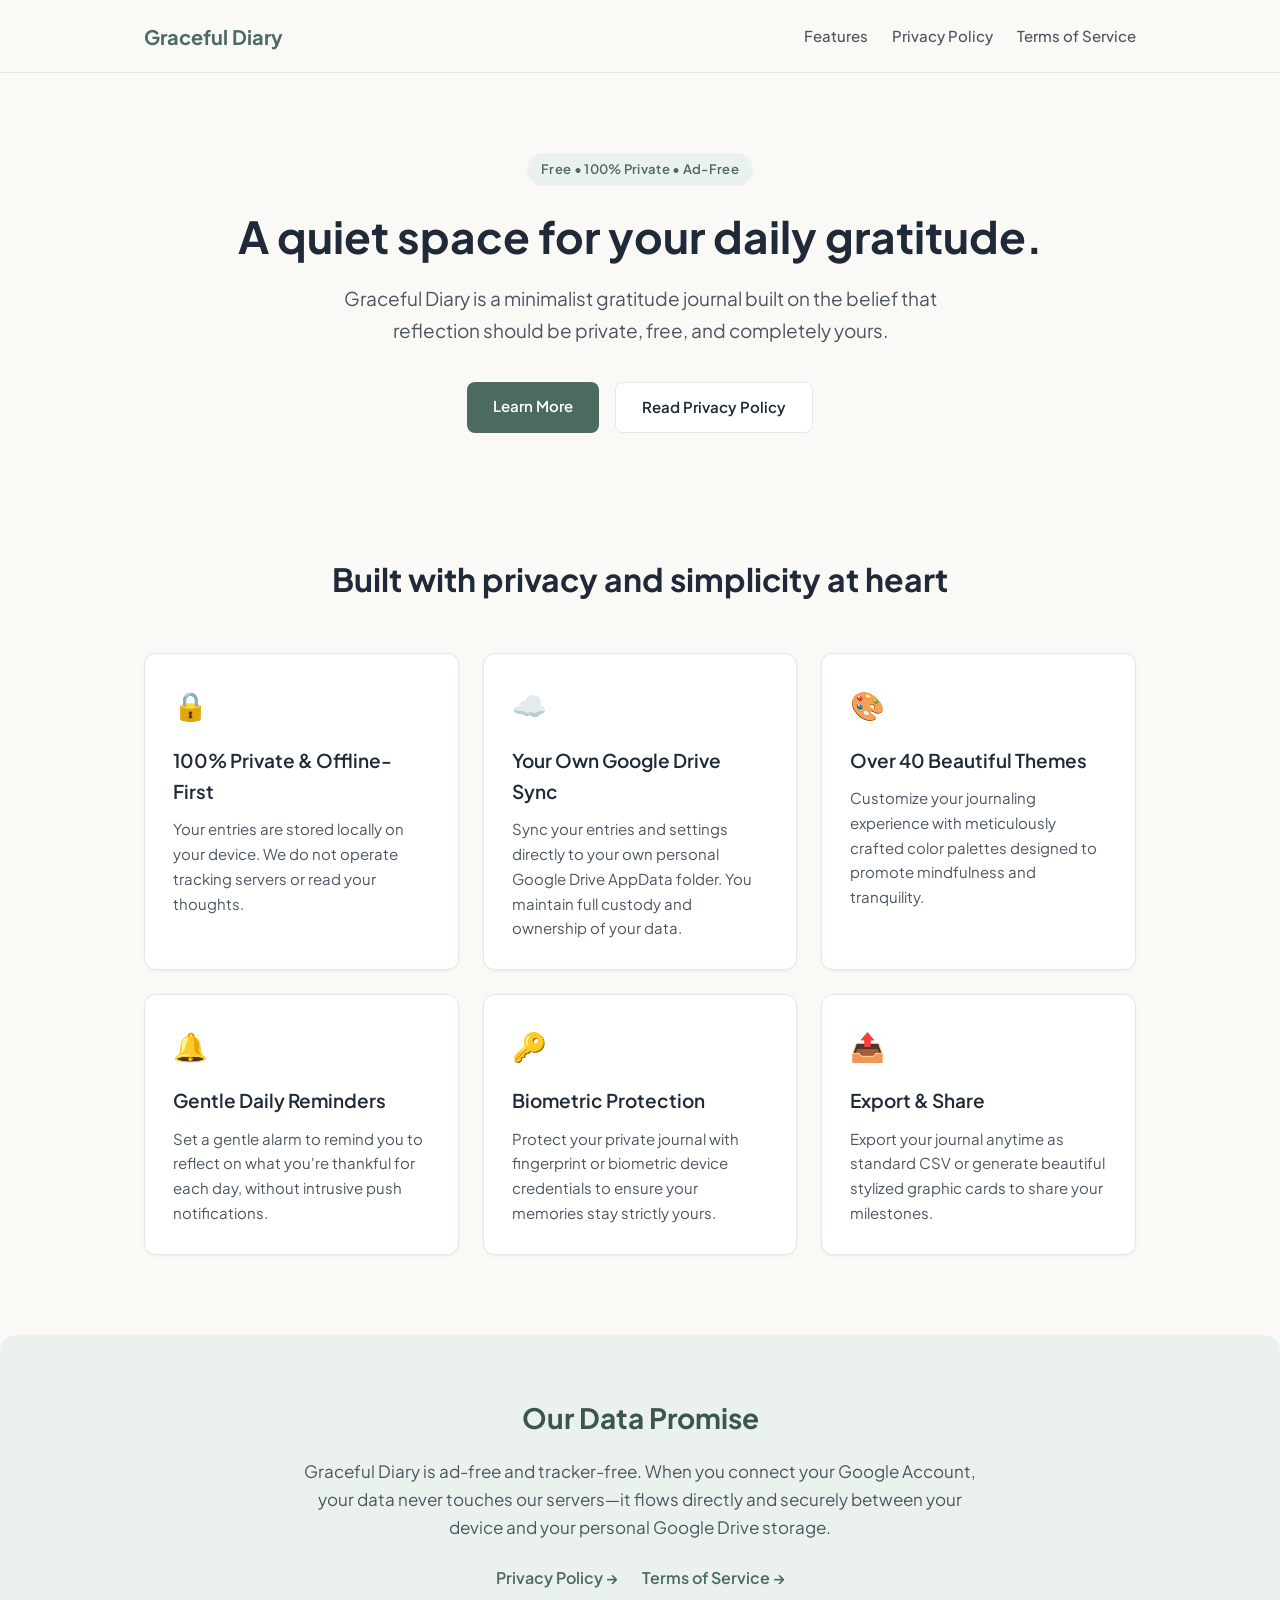
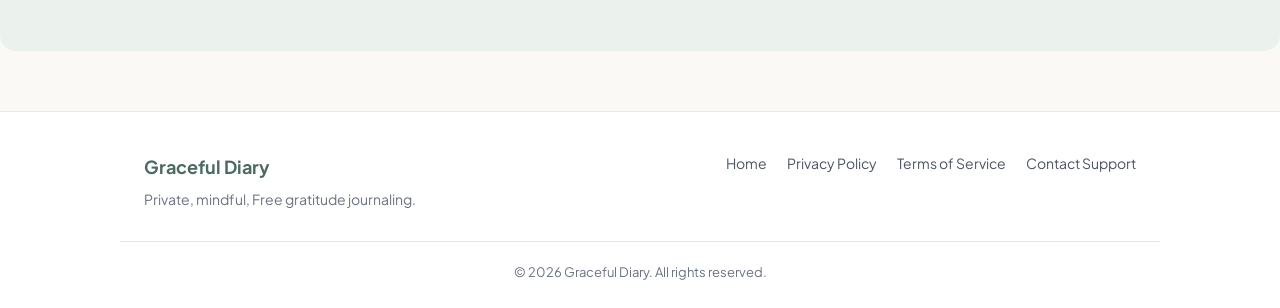
<file: docs/index.html>
<!DOCTYPE html>
<html lang="en">

<head>
    <meta charset="UTF-8">
    <meta name="viewport" content="width=device-width, initial-scale=1.0">
    <title>Graceful Diary - Private Gratitude Journal</title>
    <meta name="description"
        content="Graceful Diary is a private, open-source gratitude journal app for Android. Celebrate daily moments, customize themes, and sync securely to your own Google Drive.">
    <link rel="stylesheet" href="styles.css">
    <link rel="preconnect" href="https://fonts.googleapis.com">
    <link rel="preconnect" href="https://fonts.gstatic.com" crossorigin>
    <link href="https://fonts.googleapis.com/css2?family=Plus+Jakarta+Sans:wght@400;500;600;700&display=swap"
        rel="stylesheet">
</head>

<body>
    <header class="navbar">
        <div class="container nav-container">
            <a href="index.html" class="brand">
                <span class="brand-name">Graceful Diary</span>
            </a>
            <nav class="nav-links">
                <a href="#features">Features</a>
                <a href="privacy.html">Privacy Policy</a>
                <a href="terms.html">Terms of Service</a>
            </nav>
        </div>
    </header>

    <main>
        <section class="hero">
            <div class="container hero-container">
                <div class="badge">Free &bull; 100% Private &bull; Ad-Free</div>
                <h1 class="hero-title">A quiet space for your daily gratitude.</h1>
                <p class="hero-subtitle">
                    Graceful Diary is a minimalist gratitude journal built on the belief that reflection should be
                    private, free, and completely yours.
                </p>
                <div class="hero-actions">
                    <a href="#features" class="btn btn-primary">Learn More</a>
                    <a href="privacy.html" class="btn btn-secondary">Read Privacy Policy</a>
                </div>
            </div>
        </section>

        <section id="features" class="features">
            <div class="container">
                <h2 class="section-title">Built with privacy and simplicity at heart</h2>
                <div class="feature-grid">
                    <div class="feature-card">
                        <div class="feature-icon">🔒</div>
                        <h3>100% Private & Offline-First</h3>
                        <p>Your entries are stored locally on your device. We do not operate tracking servers or read
                            your thoughts.</p>
                    </div>

                    <div class="feature-card">
                        <div class="feature-icon">☁️</div>
                        <h3>Your Own Google Drive Sync</h3>
                        <p>Sync your entries and settings directly to your own personal Google Drive AppData folder. You
                            maintain full custody and ownership of your data.</p>
                    </div>

                    <div class="feature-card">
                        <div class="feature-icon">🎨</div>
                        <h3>Over 40 Beautiful Themes</h3>
                        <p>Customize your journaling experience with meticulously crafted color palettes designed to
                            promote mindfulness and tranquility.</p>
                    </div>

                    <div class="feature-card">
                        <div class="feature-icon">🔔</div>
                        <h3>Gentle Daily Reminders</h3>
                        <p>Set a gentle alarm to remind you to reflect on what you're thankful for each day, without
                            intrusive push notifications.</p>
                    </div>

                    <div class="feature-card">
                        <div class="feature-icon">🔑</div>
                        <h3>Biometric Protection</h3>
                        <p>Protect your private journal with fingerprint or biometric device credentials to ensure your
                            memories stay strictly yours.</p>
                    </div>

                    <div class="feature-card">
                        <div class="feature-icon">📤</div>
                        <h3>Export & Share</h3>
                        <p>Export your journal anytime as standard CSV or generate beautiful stylized graphic cards to
                            share your milestones.</p>
                    </div>
                </div>
            </div>
        </section>

        <section class="commitment">
            <div class="container text-center">
                <h2>Our Data Promise</h2>
                <p class="lead">
                    Graceful Diary is ad-free and tracker-free. When you connect your Google Account, your data never
                    touches our servers—it flows directly and securely between your device and your personal Google
                    Drive storage.
                </p>
                <div class="links-row">
                    <a href="privacy.html">Privacy Policy &rarr;</a>
                    <a href="terms.html">Terms of Service &rarr;</a>
                </div>
            </div>
        </section>
    </main>

    <footer class="footer">
        <div class="container footer-container">
            <div class="footer-left">
                <strong>Graceful Diary</strong>
                <p>Private, mindful, Free gratitude journaling.</p>
            </div>
            <div class="footer-right">
                <a href="index.html">Home</a>
                <a href="privacy.html">Privacy Policy</a>
                <a href="terms.html">Terms of Service</a>
                <a href="mailto:liebemutter07@gmail.com">Contact Support</a>
            </div>
        </div>
        <div class="container footer-bottom">
            <p>&copy; 2026 Graceful Diary. All rights reserved.</p>
        </div>
    </footer>
</body>

</html>
</file>
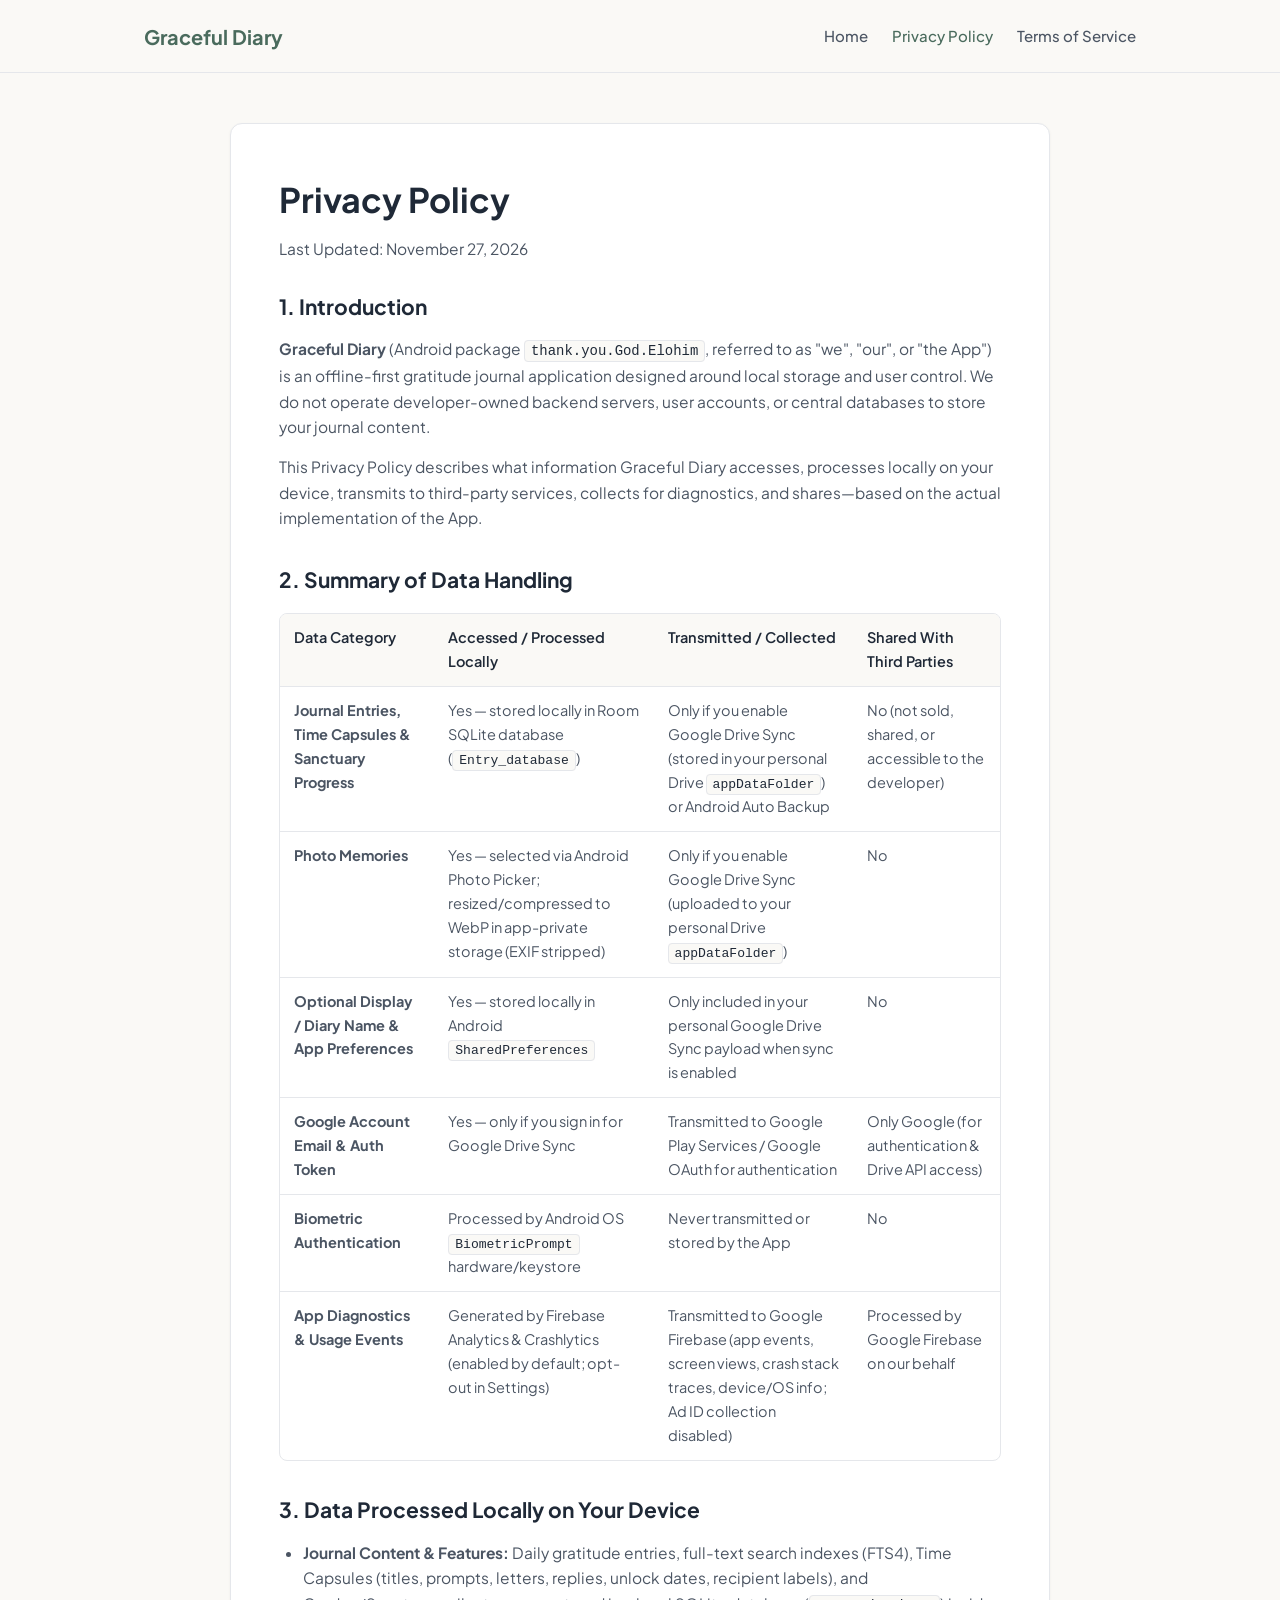
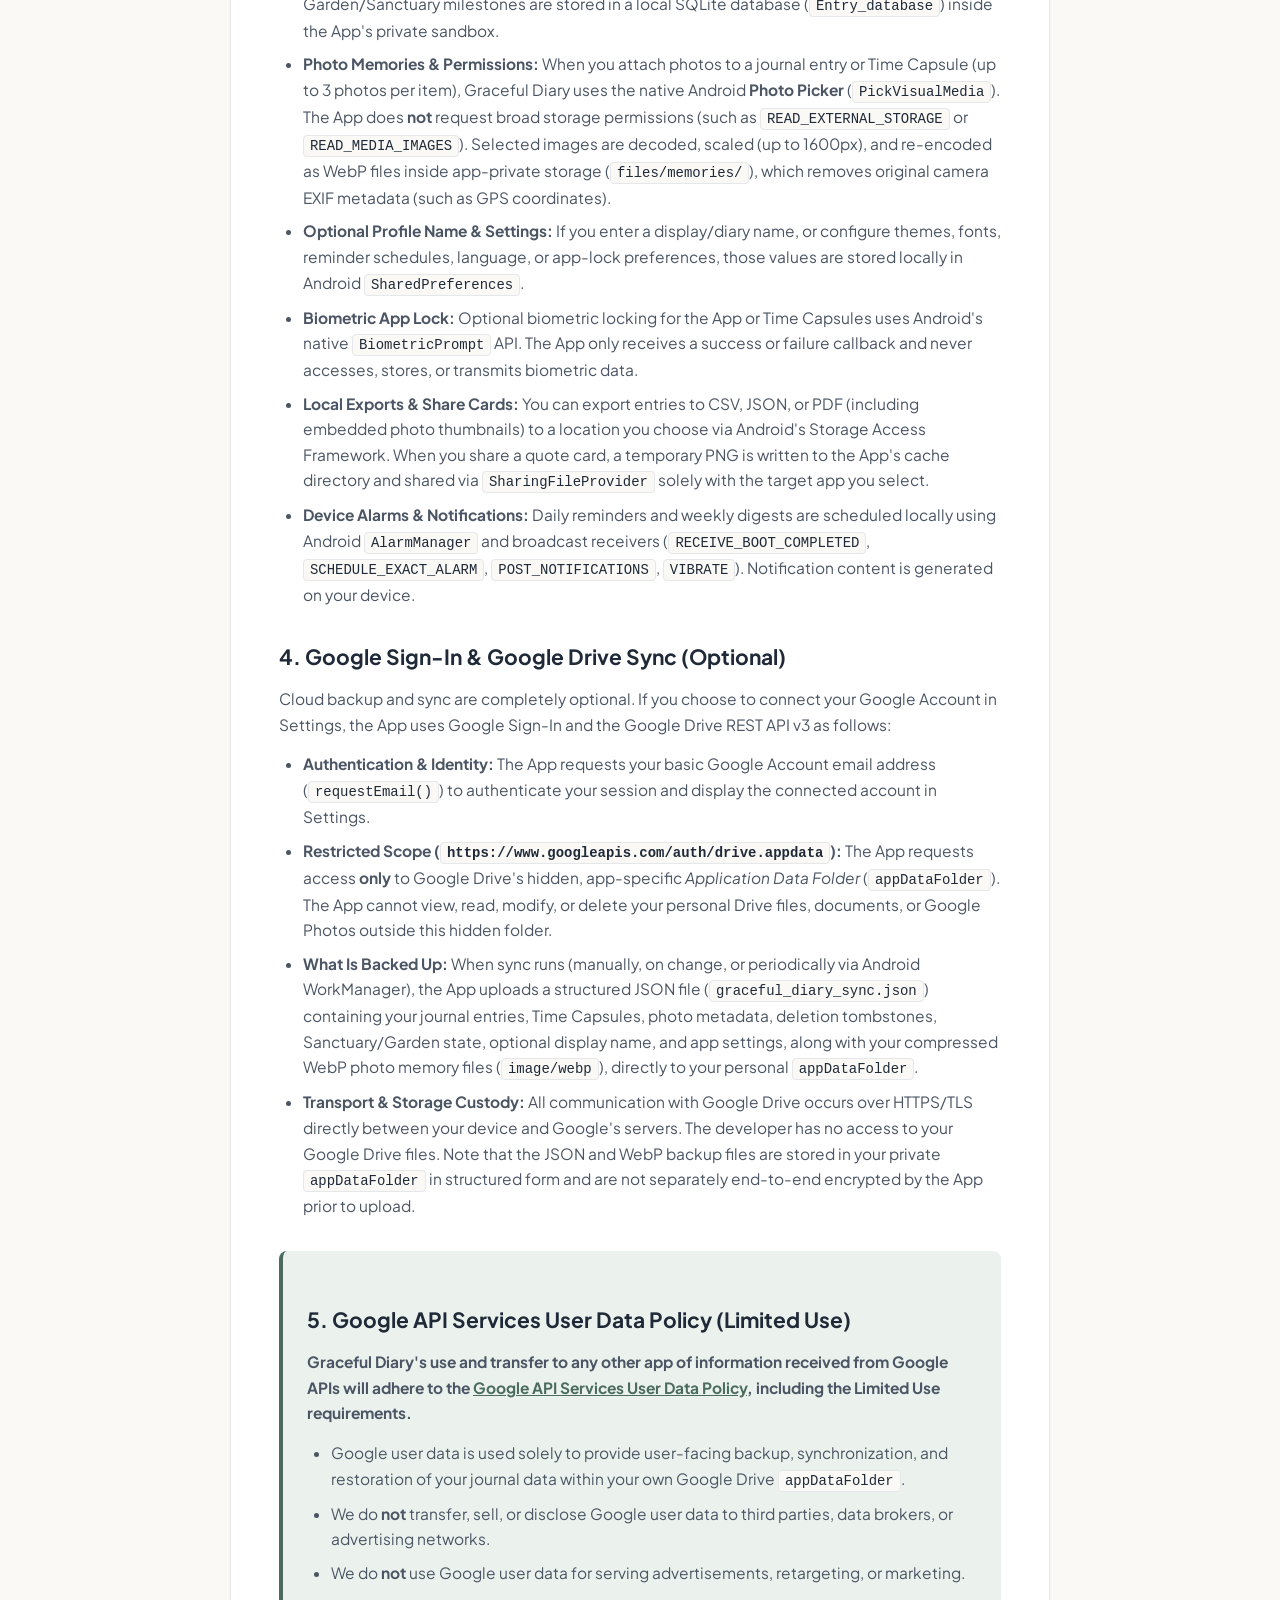
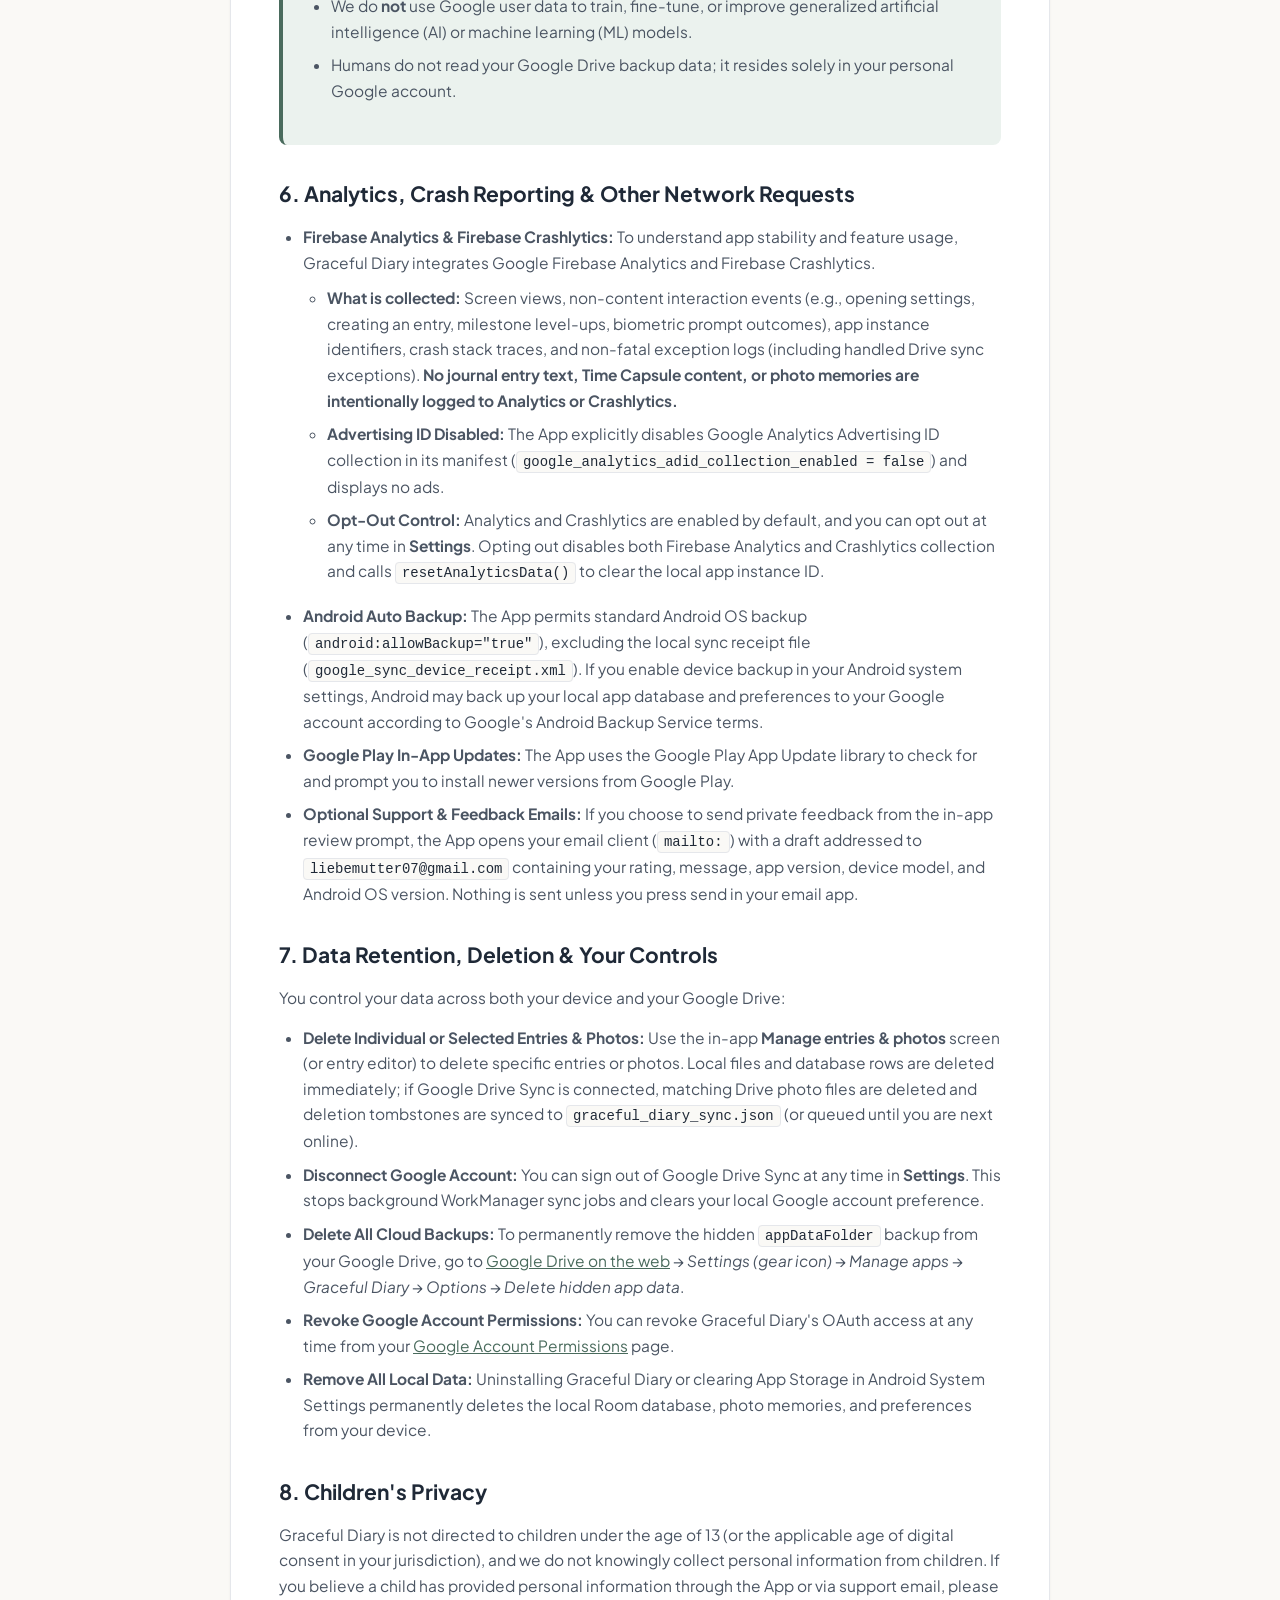
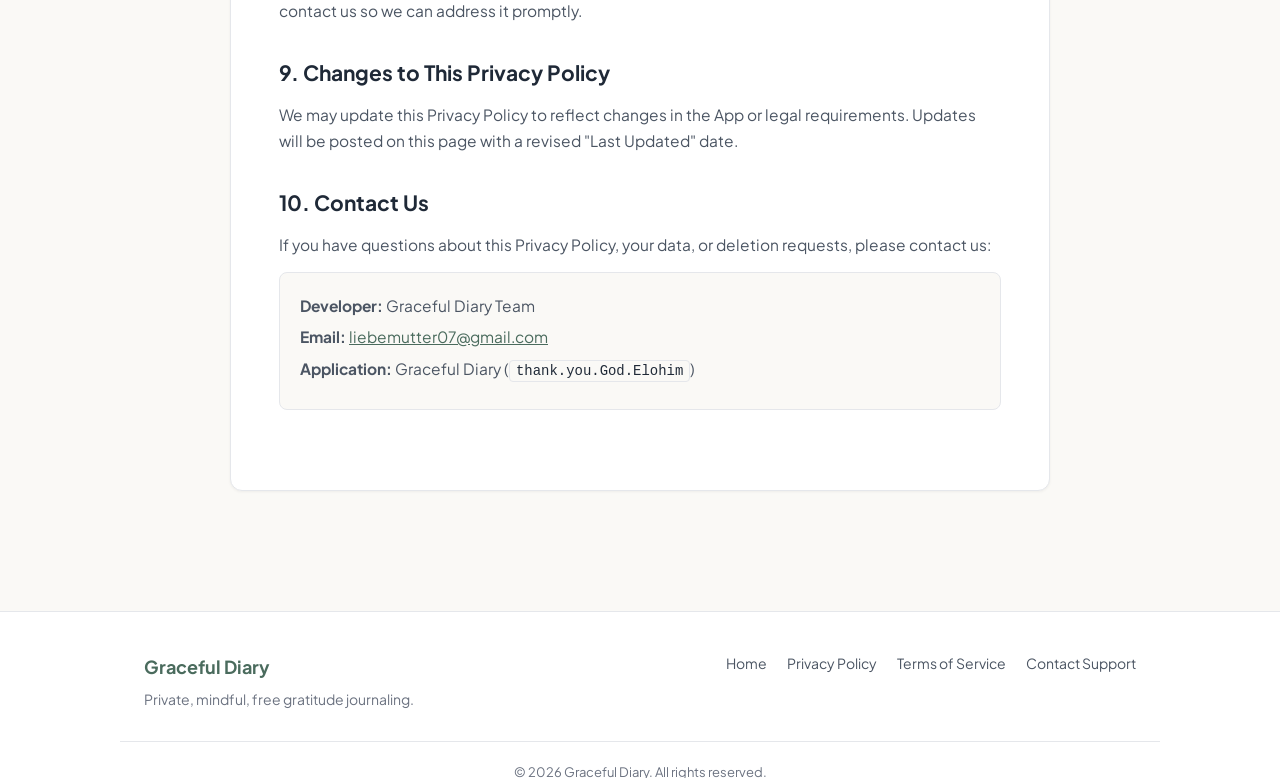
<file: docs/privacy.html>
<!DOCTYPE html>
<html lang="en">

<head>
    <meta charset="UTF-8">
    <meta name="viewport" content="width=device-width, initial-scale=1.0">
    <title>Privacy Policy - Graceful Diary</title>
    <meta name="description"
        content="Privacy Policy for Graceful Diary. Learn what data is processed locally, how optional Google Drive AppData sync works, and how your privacy is protected.">
    <link rel="stylesheet" href="styles.css">
    <link rel="preconnect" href="https://fonts.googleapis.com">
    <link rel="preconnect" href="https://fonts.gstatic.com" crossorigin>
    <link href="https://fonts.googleapis.com/css2?family=Plus+Jakarta+Sans:wght@400;500;600;700&display=swap"
        rel="stylesheet">
</head>

<body>
    <header class="navbar">
        <div class="container nav-container">
            <a href="index.html" class="brand">
                <span class="brand-name">Graceful Diary</span>
            </a>
            <nav class="nav-links">
                <a href="index.html">Home</a>
                <a href="privacy.html" class="active">Privacy Policy</a>
                <a href="terms.html">Terms of Service</a>
            </nav>
        </div>
    </header>

    <main class="legal-page">
        <div class="container legal-container">
            <h1>Privacy Policy</h1>
            <p class="last-updated">Last Updated: November 27, 2026</p>

            <section>
                <h2>1. Introduction</h2>
                <p>
                    <strong>Graceful Diary</strong> (Android package <code>thank.you.God.Elohim</code>, referred to as
                    "we", "our", or "the App") is an offline-first gratitude journal application designed around local
                    storage and user control. We do not operate developer-owned backend servers, user accounts, or
                    central databases to store your journal content.
                </p>
                <p>
                    This Privacy Policy describes what information Graceful Diary accesses, processes locally on your
                    device, transmits to third-party services, collects for diagnostics, and shares—based on the
                    actual implementation of the App.
                </p>
            </section>

            <section>
                <h2>2. Summary of Data Handling</h2>
                <div class="table-wrapper">
                    <table class="data-table">
                        <thead>
                            <tr>
                                <th>Data Category</th>
                                <th>Accessed / Processed Locally</th>
                                <th>Transmitted / Collected</th>
                                <th>Shared With Third Parties</th>
                            </tr>
                        </thead>
                        <tbody>
                            <tr>
                                <td><strong>Journal Entries, Time Capsules &amp; Sanctuary Progress</strong></td>
                                <td>Yes — stored locally in Room SQLite database (<code>Entry_database</code>)</td>
                                <td>Only if you enable Google Drive Sync (stored in your personal Drive <code>appDataFolder</code>) or Android Auto Backup</td>
                                <td>No (not sold, shared, or accessible to the developer)</td>
                            </tr>
                            <tr>
                                <td><strong>Photo Memories</strong></td>
                                <td>Yes — selected via Android Photo Picker; resized/compressed to WebP in app-private storage (EXIF stripped)</td>
                                <td>Only if you enable Google Drive Sync (uploaded to your personal Drive <code>appDataFolder</code>)</td>
                                <td>No</td>
                            </tr>
                            <tr>
                                <td><strong>Optional Display / Diary Name &amp; App Preferences</strong></td>
                                <td>Yes — stored locally in Android <code>SharedPreferences</code></td>
                                <td>Only included in your personal Google Drive Sync payload when sync is enabled</td>
                                <td>No</td>
                            </tr>
                            <tr>
                                <td><strong>Google Account Email &amp; Auth Token</strong></td>
                                <td>Yes — only if you sign in for Google Drive Sync</td>
                                <td>Transmitted to Google Play Services / Google OAuth for authentication</td>
                                <td>Only Google (for authentication &amp; Drive API access)</td>
                            </tr>
                            <tr>
                                <td><strong>Biometric Authentication</strong></td>
                                <td>Processed by Android OS <code>BiometricPrompt</code> hardware/keystore</td>
                                <td>Never transmitted or stored by the App</td>
                                <td>No</td>
                            </tr>
                            <tr>
                                <td><strong>App Diagnostics &amp; Usage Events</strong></td>
                                <td>Generated by Firebase Analytics &amp; Crashlytics (enabled by default; opt-out in Settings)</td>
                                <td>Transmitted to Google Firebase (app events, screen views, crash stack traces, device/OS info; Ad ID collection disabled)</td>
                                <td>Processed by Google Firebase on our behalf</td>
                            </tr>
                        </tbody>
                    </table>
                </div>
            </section>

            <section>
                <h2>3. Data Processed Locally on Your Device</h2>
                <ul>
                    <li>
                        <strong>Journal Content &amp; Features:</strong> Daily gratitude entries, full-text search
                        indexes (FTS4), Time Capsules (titles, prompts, letters, replies, unlock dates, recipient
                        labels), and Garden/Sanctuary milestones are stored in a local SQLite database
                        (<code>Entry_database</code>) inside the App's private sandbox.
                    </li>
                    <li>
                        <strong>Photo Memories &amp; Permissions:</strong> When you attach photos to a journal entry or
                        Time Capsule (up to 3 photos per item), Graceful Diary uses the native Android
                        <strong>Photo Picker</strong> (<code>PickVisualMedia</code>). The App does <strong>not</strong>
                        request broad storage permissions (such as <code>READ_EXTERNAL_STORAGE</code> or
                        <code>READ_MEDIA_IMAGES</code>). Selected images are decoded, scaled (up to 1600px), and
                        re-encoded as WebP files inside app-private storage (<code>files/memories/</code>), which
                        removes original camera EXIF metadata (such as GPS coordinates).
                    </li>
                    <li>
                        <strong>Optional Profile Name &amp; Settings:</strong> If you enter a display/diary name, or
                        configure themes, fonts, reminder schedules, language, or app-lock preferences, those values are
                        stored locally in Android <code>SharedPreferences</code>.
                    </li>
                    <li>
                        <strong>Biometric App Lock:</strong> Optional biometric locking for the App or Time Capsules
                        uses Android's native <code>BiometricPrompt</code> API. The App only receives a success or
                        failure callback and never accesses, stores, or transmits biometric data.
                    </li>
                    <li>
                        <strong>Local Exports &amp; Share Cards:</strong> You can export entries to CSV, JSON, or PDF
                        (including embedded photo thumbnails) to a location you choose via Android's Storage Access
                        Framework. When you share a quote card, a temporary PNG is written to the App's cache directory
                        and shared via <code>SharingFileProvider</code> solely with the target app you select.
                    </li>
                    <li>
                        <strong>Device Alarms &amp; Notifications:</strong> Daily reminders and weekly digests are
                        scheduled locally using Android <code>AlarmManager</code> and broadcast receivers
                        (<code>RECEIVE_BOOT_COMPLETED</code>, <code>SCHEDULE_EXACT_ALARM</code>,
                        <code>POST_NOTIFICATIONS</code>, <code>VIBRATE</code>). Notification content is generated on
                        your device.
                    </li>
                </ul>
            </section>

            <section>
                <h2>4. Google Sign-In &amp; Google Drive Sync (Optional)</h2>
                <p>
                    Cloud backup and sync are completely optional. If you choose to connect your Google Account in
                    Settings, the App uses Google Sign-In and the Google Drive REST API v3 as follows:
                </p>
                <ul>
                    <li>
                        <strong>Authentication &amp; Identity:</strong> The App requests your basic Google Account
                        email address (<code>requestEmail()</code>) to authenticate your session and display the
                        connected account in Settings.
                    </li>
                    <li>
                        <strong>Restricted Scope (<code>https://www.googleapis.com/auth/drive.appdata</code>):</strong>
                        The App requests access <strong>only</strong> to Google Drive's hidden, app-specific
                        <em>Application Data Folder</em> (<code>appDataFolder</code>). The App cannot view, read,
                        modify, or delete your personal Drive files, documents, or Google Photos outside this hidden
                        folder.
                    </li>
                    <li>
                        <strong>What Is Backed Up:</strong> When sync runs (manually, on change, or periodically via
                        Android WorkManager), the App uploads a structured JSON file
                        (<code>graceful_diary_sync.json</code>) containing your journal entries, Time Capsules, photo
                        metadata, deletion tombstones, Sanctuary/Garden state, optional display name, and app settings,
                        along with your compressed WebP photo memory files (<code>image/webp</code>), directly to your
                        personal <code>appDataFolder</code>.
                    </li>
                    <li>
                        <strong>Transport &amp; Storage Custody:</strong> All communication with Google Drive occurs
                        over HTTPS/TLS directly between your device and Google's servers. The developer has no access to
                        your Google Drive files. Note that the JSON and WebP backup files are stored in your private
                        <code>appDataFolder</code> in structured form and are not separately end-to-end encrypted by
                        the App prior to upload.
                    </li>
                </ul>
            </section>

            <section class="policy-highlight">
                <h2>5. Google API Services User Data Policy (Limited Use)</h2>
                <p>
                    <strong>Graceful Diary's use and transfer to any other app of information received from Google APIs
                        will adhere to the <a href="https://developers.google.com/terms/api-services-user-data-policy"
                            target="_blank" rel="noopener noreferrer">Google API Services User Data Policy</a>,
                        including the Limited Use requirements.</strong>
                </p>
                <ul>
                    <li>Google user data is used solely to provide user-facing backup, synchronization, and restoration
                        of your journal data within your own Google Drive <code>appDataFolder</code>.</li>
                    <li>We do <strong>not</strong> transfer, sell, or disclose Google user data to third parties, data
                        brokers, or advertising networks.</li>
                    <li>We do <strong>not</strong> use Google user data for serving advertisements, retargeting, or
                        marketing.</li>
                    <li>We do <strong>not</strong> use Google user data to train, fine-tune, or improve generalized
                        artificial intelligence (AI) or machine learning (ML) models.</li>
                    <li>Humans do not read your Google Drive backup data; it resides solely in your personal Google
                        account.</li>
                </ul>
            </section>

            <section>
                <h2>6. Analytics, Crash Reporting &amp; Other Network Requests</h2>
                <ul>
                    <li>
                        <strong>Firebase Analytics &amp; Firebase Crashlytics:</strong> To understand app stability and
                        feature usage, Graceful Diary integrates Google Firebase Analytics and Firebase Crashlytics.
                        <ul>
                            <li><strong>What is collected:</strong> Screen views, non-content interaction events (e.g.,
                                opening settings, creating an entry, milestone level-ups, biometric prompt outcomes),
                                app instance identifiers, crash stack traces, and non-fatal exception logs (including
                                handled Drive sync exceptions). <strong>No journal entry text, Time Capsule content,
                                    or photo memories are intentionally logged to Analytics or Crashlytics.</strong></li>
                            <li><strong>Advertising ID Disabled:</strong> The App explicitly disables Google Analytics
                                Advertising ID collection in its manifest
                                (<code>google_analytics_adid_collection_enabled = false</code>) and displays no ads.</li>
                            <li><strong>Opt-Out Control:</strong> Analytics and Crashlytics are enabled by default, and
                                you can opt out at any time in <strong>Settings</strong>. Opting out disables both
                                Firebase Analytics and Crashlytics collection and calls
                                <code>resetAnalyticsData()</code> to clear the local app instance ID.</li>
                        </ul>
                    </li>
                    <li>
                        <strong>Android Auto Backup:</strong> The App permits standard Android OS backup
                        (<code>android:allowBackup="true"</code>), excluding the local sync receipt file
                        (<code>google_sync_device_receipt.xml</code>). If you enable device backup in your Android
                        system settings, Android may back up your local app database and preferences to your Google
                        account according to Google's Android Backup Service terms.
                    </li>
                    <li>
                        <strong>Google Play In-App Updates:</strong> The App uses the Google Play App Update library to
                        check for and prompt you to install newer versions from Google Play.
                    </li>
                    <li>
                        <strong>Optional Support &amp; Feedback Emails:</strong> If you choose to send private feedback
                        from the in-app review prompt, the App opens your email client (<code>mailto:</code>) with a
                        draft addressed to <code>liebemutter07@gmail.com</code> containing your rating, message, app
                        version, device model, and Android OS version. Nothing is sent unless you press send in your
                        email app.
                    </li>
                </ul>
            </section>

            <section>
                <h2>7. Data Retention, Deletion &amp; Your Controls</h2>
                <p>You control your data across both your device and your Google Drive:</p>
                <ul>
                    <li>
                        <strong>Delete Individual or Selected Entries &amp; Photos:</strong> Use the in-app
                        <strong>Manage entries &amp; photos</strong> screen (or entry editor) to delete specific entries
                        or photos. Local files and database rows are deleted immediately; if Google Drive Sync is
                        connected, matching Drive photo files are deleted and deletion tombstones are synced to
                        <code>graceful_diary_sync.json</code> (or queued until you are next online).
                    </li>
                    <li>
                        <strong>Disconnect Google Account:</strong> You can sign out of Google Drive Sync at any time in
                        <strong>Settings</strong>. This stops background WorkManager sync jobs and clears your local
                        Google account preference.
                    </li>
                    <li>
                        <strong>Delete All Cloud Backups:</strong> To permanently remove the hidden
                        <code>appDataFolder</code> backup from your Google Drive, go to
                        <a href="https://drive.google.com" target="_blank" rel="noopener noreferrer">Google Drive on the
                            web</a> &rarr; <em>Settings (gear icon)</em> &rarr; <em>Manage apps</em> &rarr;
                        <em>Graceful Diary</em> &rarr; <em>Options</em> &rarr; <em>Delete hidden app data</em>.
                    </li>
                    <li>
                        <strong>Revoke Google Account Permissions:</strong> You can revoke Graceful Diary's OAuth
                        access at any time from your
                        <a href="https://myaccount.google.com/permissions" target="_blank"
                            rel="noopener noreferrer">Google Account Permissions</a> page.
                    </li>
                    <li>
                        <strong>Remove All Local Data:</strong> Uninstalling Graceful Diary or clearing App Storage in
                        Android System Settings permanently deletes the local Room database, photo memories, and
                        preferences from your device.
                    </li>
                </ul>
            </section>

            <section>
                <h2>8. Children's Privacy</h2>
                <p>
                    Graceful Diary is not directed to children under the age of 13 (or the applicable age of digital
                    consent in your jurisdiction), and we do not knowingly collect personal information from children.
                    If you believe a child has provided personal information through the App or via support email,
                    please contact us so we can address it promptly.
                </p>
            </section>

            <section>
                <h2>9. Changes to This Privacy Policy</h2>
                <p>
                    We may update this Privacy Policy to reflect changes in the App or legal requirements. Updates will
                    be posted on this page with a revised "Last Updated" date.
                </p>
            </section>

            <section>
                <h2>10. Contact Us</h2>
                <p>
                    If you have questions about this Privacy Policy, your data, or deletion requests, please contact us:
                </p>
                <div class="contact-box">
                    <p><strong>Developer:</strong> Graceful Diary Team</p>
                    <p><strong>Email:</strong> <a href="mailto:liebemutter07@gmail.com">liebemutter07@gmail.com</a></p>
                    <p><strong>Application:</strong> Graceful Diary (<code>thank.you.God.Elohim</code>)</p>
                </div>
            </section>
        </div>
    </main>

    <footer class="footer">
        <div class="container footer-container">
            <div class="footer-left">
                <strong>Graceful Diary</strong>
                <p>Private, mindful, free gratitude journaling.</p>
            </div>
            <div class="footer-right">
                <a href="index.html">Home</a>
                <a href="privacy.html">Privacy Policy</a>
                <a href="terms.html">Terms of Service</a>
                <a href="mailto:liebemutter07@gmail.com">Contact Support</a>
            </div>
        </div>
        <div class="container footer-bottom">
            <p>&copy; 2026 Graceful Diary. All rights reserved.</p>
        </div>
    </footer>
</body>

</html>
</file>
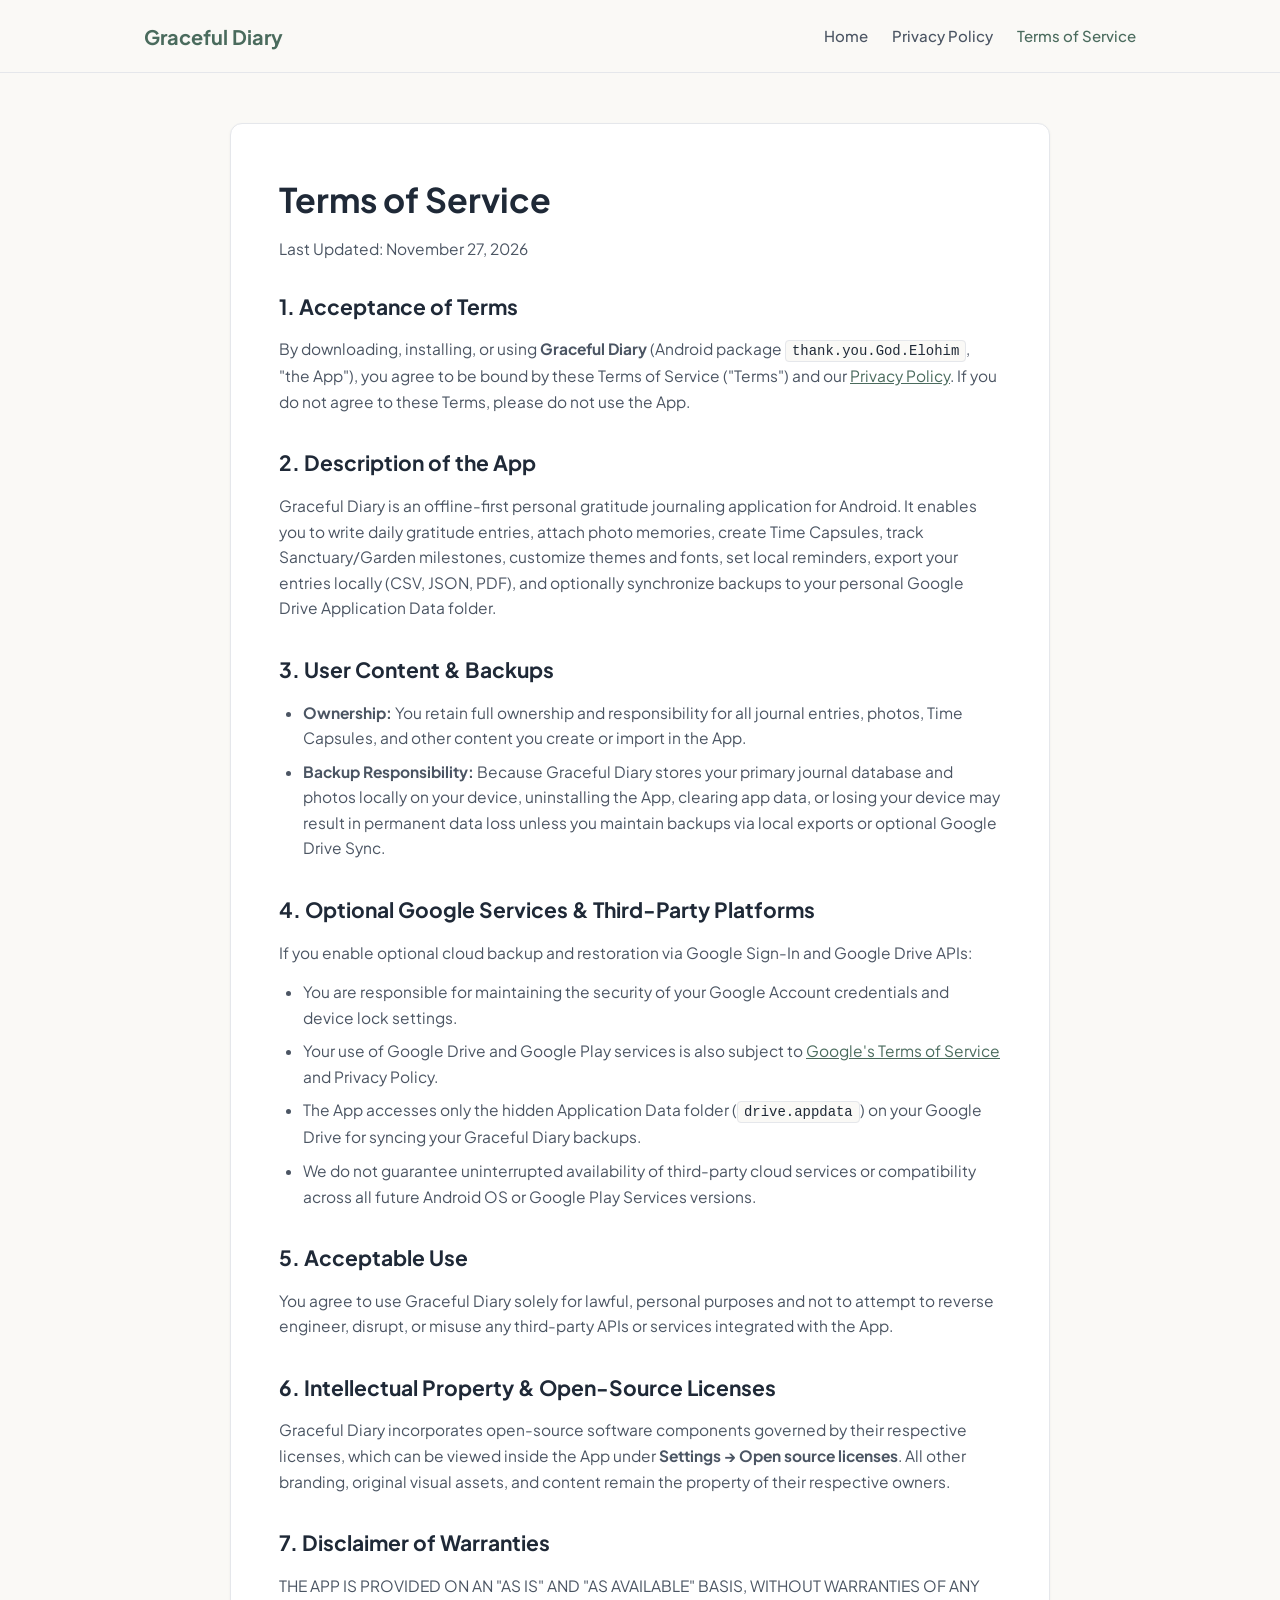
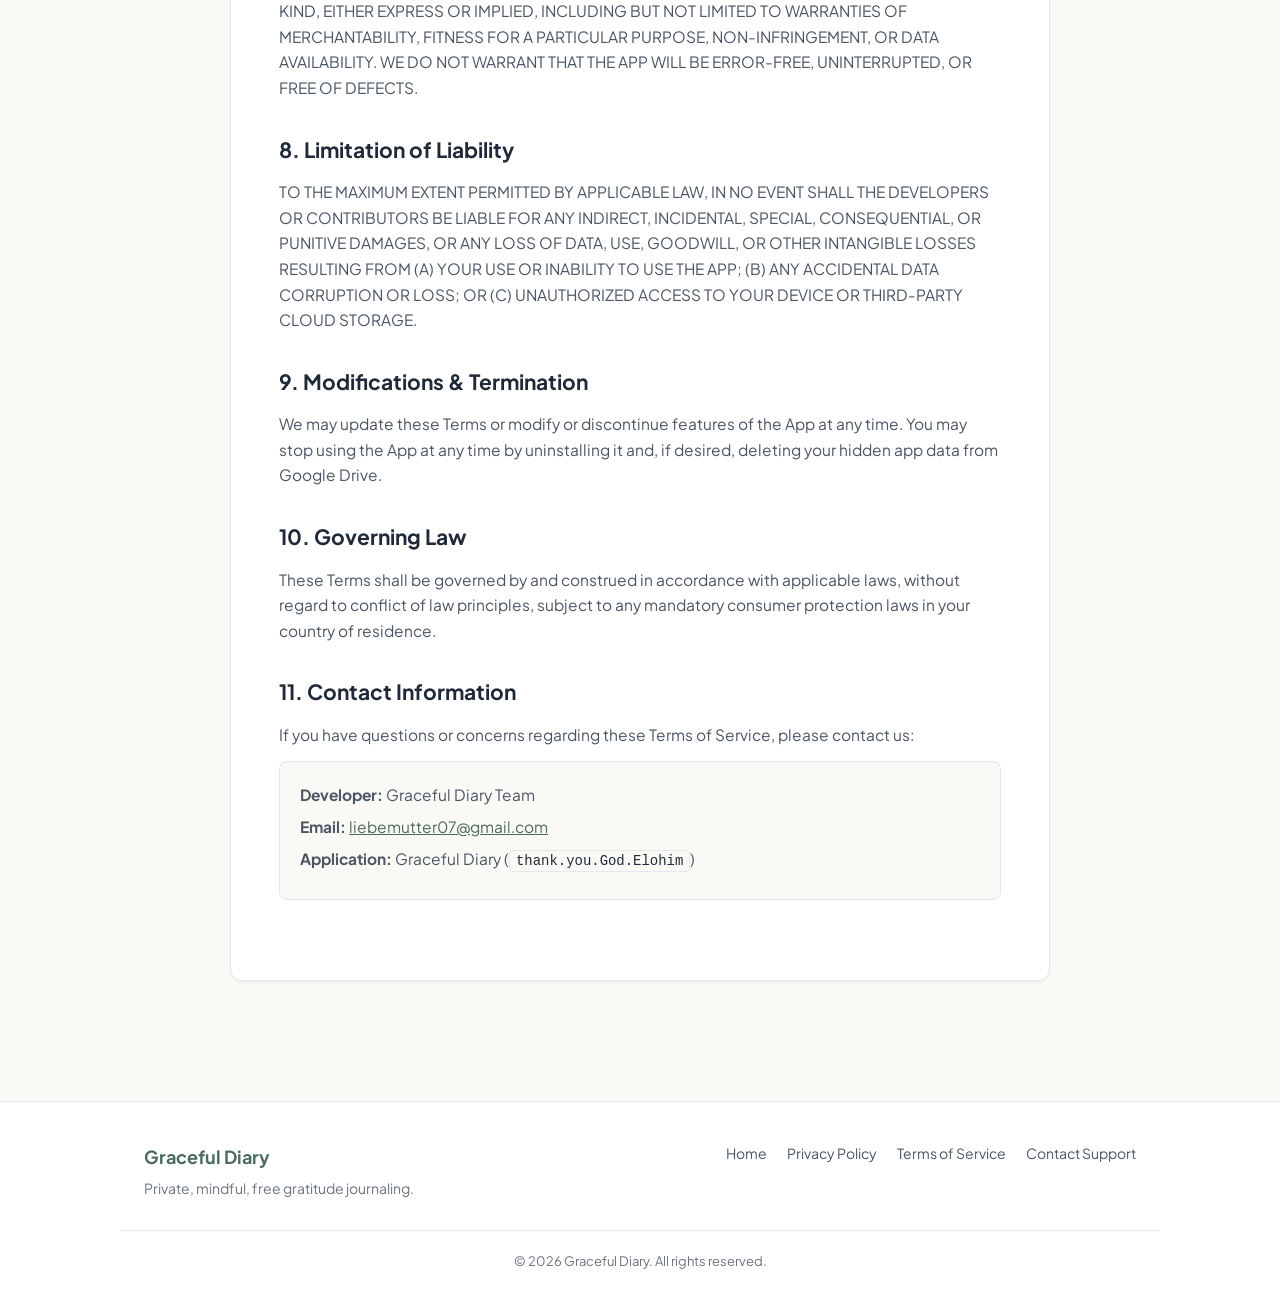
<file: docs/terms.html>
<!DOCTYPE html>
<html lang="en">

<head>
    <meta charset="UTF-8">
    <meta name="viewport" content="width=device-width, initial-scale=1.0">
    <title>Terms of Service - Graceful Diary</title>
    <meta name="description" content="Terms of Service for Graceful Diary gratitude journal app.">
    <link rel="stylesheet" href="styles.css">
    <link rel="preconnect" href="https://fonts.googleapis.com">
    <link rel="preconnect" href="https://fonts.gstatic.com" crossorigin>
    <link href="https://fonts.googleapis.com/css2?family=Plus+Jakarta+Sans:wght@400;500;600;700&display=swap"
        rel="stylesheet">
</head>

<body>
    <header class="navbar">
        <div class="container nav-container">
            <a href="index.html" class="brand">
                <span class="brand-name">Graceful Diary</span>
            </a>
            <nav class="nav-links">
                <a href="index.html">Home</a>
                <a href="privacy.html">Privacy Policy</a>
                <a href="terms.html" class="active">Terms of Service</a>
            </nav>
        </div>
    </header>

    <main class="legal-page">
        <div class="container legal-container">
            <h1>Terms of Service</h1>
            <p class="last-updated">Last Updated: November 27, 2026</p>

            <section>
                <h2>1. Acceptance of Terms</h2>
                <p>
                    By downloading, installing, or using <strong>Graceful Diary</strong> (Android package
                    <code>thank.you.God.Elohim</code>, "the App"), you agree to be bound by these Terms of Service
                    ("Terms") and our <a href="privacy.html">Privacy Policy</a>. If you do not agree to these Terms,
                    please do not use the App.
                </p>
            </section>

            <section>
                <h2>2. Description of the App</h2>
                <p>
                    Graceful Diary is an offline-first personal gratitude journaling application for Android. It enables
                    you to write daily gratitude entries, attach photo memories, create Time Capsules, track
                    Sanctuary/Garden milestones, customize themes and fonts, set local reminders, export your entries
                    locally (CSV, JSON, PDF), and optionally synchronize backups to your personal Google Drive
                    Application Data folder.
                </p>
            </section>

            <section>
                <h2>3. User Content &amp; Backups</h2>
                <ul>
                    <li>
                        <strong>Ownership:</strong> You retain full ownership and responsibility for all journal
                        entries, photos, Time Capsules, and other content you create or import in the App.
                    </li>
                    <li>
                        <strong>Backup Responsibility:</strong> Because Graceful Diary stores your primary journal
                        database and photos locally on your device, uninstalling the App, clearing app data, or losing
                        your device may result in permanent data loss unless you maintain backups via local exports or
                        optional Google Drive Sync.
                    </li>
                </ul>
            </section>

            <section>
                <h2>4. Optional Google Services &amp; Third-Party Platforms</h2>
                <p>
                    If you enable optional cloud backup and restoration via Google Sign-In and Google Drive APIs:
                </p>
                <ul>
                    <li>You are responsible for maintaining the security of your Google Account credentials and device
                        lock settings.</li>
                    <li>Your use of Google Drive and Google Play services is also subject to
                        <a href="https://policies.google.com/terms" target="_blank" rel="noopener noreferrer">Google's
                            Terms of Service</a> and Privacy Policy.</li>
                    <li>The App accesses only the hidden Application Data folder (<code>drive.appdata</code>) on your
                        Google Drive for syncing your Graceful Diary backups.</li>
                    <li>We do not guarantee uninterrupted availability of third-party cloud services or compatibility
                        across all future Android OS or Google Play Services versions.</li>
                </ul>
            </section>

            <section>
                <h2>5. Acceptable Use</h2>
                <p>
                    You agree to use Graceful Diary solely for lawful, personal purposes and not to attempt to reverse
                    engineer, disrupt, or misuse any third-party APIs or services integrated with the App.
                </p>
            </section>

            <section>
                <h2>6. Intellectual Property &amp; Open-Source Licenses</h2>
                <p>
                    Graceful Diary incorporates open-source software components governed by their respective licenses,
                    which can be viewed inside the App under <strong>Settings &rarr; Open source licenses</strong>. All
                    other branding, original visual assets, and content remain the property of their respective owners.
                </p>
            </section>

            <section>
                <h2>7. Disclaimer of Warranties</h2>
                <p>
                    THE APP IS PROVIDED ON AN "AS IS" AND "AS AVAILABLE" BASIS, WITHOUT WARRANTIES OF ANY KIND, EITHER
                    EXPRESS OR IMPLIED, INCLUDING BUT NOT LIMITED TO WARRANTIES OF MERCHANTABILITY, FITNESS FOR A
                    PARTICULAR PURPOSE, NON-INFRINGEMENT, OR DATA AVAILABILITY. WE DO NOT WARRANT THAT THE APP WILL BE
                    ERROR-FREE, UNINTERRUPTED, OR FREE OF DEFECTS.
                </p>
            </section>

            <section>
                <h2>8. Limitation of Liability</h2>
                <p>
                    TO THE MAXIMUM EXTENT PERMITTED BY APPLICABLE LAW, IN NO EVENT SHALL THE DEVELOPERS OR
                    CONTRIBUTORS BE LIABLE FOR ANY INDIRECT, INCIDENTAL, SPECIAL, CONSEQUENTIAL, OR PUNITIVE DAMAGES,
                    OR ANY LOSS OF DATA, USE, GOODWILL, OR OTHER INTANGIBLE LOSSES RESULTING FROM (A) YOUR USE OR
                    INABILITY TO USE THE APP; (B) ANY ACCIDENTAL DATA CORRUPTION OR LOSS; OR (C) UNAUTHORIZED ACCESS TO
                    YOUR DEVICE OR THIRD-PARTY CLOUD STORAGE.
                </p>
            </section>

            <section>
                <h2>9. Modifications &amp; Termination</h2>
                <p>
                    We may update these Terms or modify or discontinue features of the App at any time. You may stop
                    using the App at any time by uninstalling it and, if desired, deleting your hidden app data from
                    Google Drive.
                </p>
            </section>

            <section>
                <h2>10. Governing Law</h2>
                <p>
                    These Terms shall be governed by and construed in accordance with applicable laws, without regard
                    to conflict of law principles, subject to any mandatory consumer protection laws in your country of
                    residence.
                </p>
            </section>

            <section>
                <h2>11. Contact Information</h2>
                <p>
                    If you have questions or concerns regarding these Terms of Service, please contact us:
                </p>
                <div class="contact-box">
                    <p><strong>Developer:</strong> Graceful Diary Team</p>
                    <p><strong>Email:</strong> <a href="mailto:liebemutter07@gmail.com">liebemutter07@gmail.com</a></p>
                    <p><strong>Application:</strong> Graceful Diary (<code>thank.you.God.Elohim</code>)</p>
                </div>
            </section>
        </div>
    </main>

    <footer class="footer">
        <div class="container footer-container">
            <div class="footer-left">
                <strong>Graceful Diary</strong>
                <p>Private, mindful, free gratitude journaling.</p>
            </div>
            <div class="footer-right">
                <a href="index.html">Home</a>
                <a href="privacy.html">Privacy Policy</a>
                <a href="terms.html">Terms of Service</a>
                <a href="mailto:liebemutter07@gmail.com">Contact Support</a>
            </div>
        </div>
        <div class="container footer-bottom">
            <p>&copy; 2026 Graceful Diary. All rights reserved.</p>
        </div>
    </footer>
</body>

</html>
</file>
<file: docs/styles.css>
:root {
    --bg-primary: #FAF9F6;
    --bg-card: #FFFFFF;
    --text-primary: #1F2937;
    --text-secondary: #4B5563;
    --text-muted: #6B7280;
    --accent: #4A6B5D;
    --accent-hover: #3B574B;
    --accent-light: #EBF2EE;
    --border: #E5E7EB;
    --font-family: 'Plus Jakarta Sans', -apple-system, BlinkMacSystemFont, 'Segoe UI', Roboto, Helvetica, Arial, sans-serif;
    --shadow-sm: 0 1px 3px rgba(0, 0, 0, 0.05);
    --shadow-md: 0 4px 6px -1px rgba(0, 0, 0, 0.07), 0 2px 4px -1px rgba(0, 0, 0, 0.04);
    --radius-sm: 8px;
    --radius-md: 12px;
    --radius-lg: 16px;
}

* {
    margin: 0;
    padding: 0;
    box-sizing: border-box;
}

body {
    background-color: var(--bg-primary);
    color: var(--text-primary);
    font-family: var(--font-family);
    line-height: 1.65;
    font-size: 16px;
    -webkit-font-smoothing: antialiased;
}

.container {
    max-width: 1040px;
    margin: 0 auto;
    padding: 0 24px;
}

/* Navbar */
.navbar {
    background-color: rgba(250, 249, 246, 0.95);
    backdrop-filter: blur(8px);
    border-bottom: 1px solid var(--border);
    position: sticky;
    top: 0;
    z-index: 100;
}

.nav-container {
    display: flex;
    justify-content: space-between;
    align-items: center;
    height: 72px;
}

.brand {
    text-decoration: none;
    display: flex;
    align-items: center;
    gap: 8px;
}

.brand-name {
    font-weight: 700;
    font-size: 20px;
    color: var(--accent);
}

.nav-links {
    display: flex;
    gap: 24px;
}

.nav-links a {
    text-decoration: none;
    color: var(--text-secondary);
    font-weight: 500;
    font-size: 15px;
    transition: color 0.2s ease;
}

.nav-links a:hover, .nav-links a.active {
    color: var(--accent);
}

/* Hero */
.hero {
    padding: 80px 0 60px;
    text-align: center;
}

.badge {
    display: inline-block;
    background-color: var(--accent-light);
    color: var(--accent);
    padding: 6px 14px;
    border-radius: 9999px;
    font-size: 13px;
    font-weight: 600;
    margin-bottom: 24px;
    letter-spacing: 0.3px;
}

.hero-title {
    font-size: 44px;
    font-weight: 700;
    line-height: 1.2;
    margin-bottom: 20px;
    color: var(--text-primary);
}

.hero-subtitle {
    font-size: 19px;
    color: var(--text-secondary);
    max-width: 640px;
    margin: 0 auto 36px;
}

.hero-actions {
    display: flex;
    justify-content: center;
    gap: 16px;
    flex-wrap: wrap;
}

.btn {
    display: inline-block;
    padding: 12px 26px;
    border-radius: var(--radius-sm);
    font-weight: 600;
    font-size: 15px;
    text-decoration: none;
    transition: all 0.2s ease;
}

.btn-primary {
    background-color: var(--accent);
    color: #FFFFFF;
}

.btn-primary:hover {
    background-color: var(--accent-hover);
    transform: translateY(-1px);
}

.btn-secondary {
    background-color: var(--bg-card);
    color: var(--text-primary);
    border: 1px solid var(--border);
}

.btn-secondary:hover {
    background-color: var(--border);
}

/* Features */
.features {
    padding: 60px 0 80px;
}

.section-title {
    text-align: center;
    font-size: 32px;
    font-weight: 700;
    margin-bottom: 48px;
}

.feature-grid {
    display: grid;
    grid-template-columns: repeat(auto-fit, minmax(300px, 1fr));
    gap: 24px;
}

.feature-card {
    background-color: var(--bg-card);
    border: 1px solid var(--border);
    border-radius: var(--radius-md);
    padding: 28px;
    box-shadow: var(--shadow-sm);
    transition: transform 0.2s ease, box-shadow 0.2s ease;
}

.feature-card:hover {
    transform: translateY(-2px);
    box-shadow: var(--shadow-md);
}

.feature-icon {
    font-size: 28px;
    margin-bottom: 16px;
}

.feature-card h3 {
    font-size: 19px;
    font-weight: 600;
    margin-bottom: 10px;
}

.feature-card p {
    color: var(--text-secondary);
    font-size: 15px;
}

/* Commitment */
.commitment {
    background-color: var(--accent-light);
    padding: 60px 0;
    border-radius: var(--radius-lg);
    margin-bottom: 60px;
}

.commitment h2 {
    font-size: 28px;
    font-weight: 700;
    margin-bottom: 16px;
    color: var(--accent-hover);
}

.commitment .lead {
    font-size: 17px;
    color: var(--text-secondary);
    max-width: 680px;
    margin: 0 auto 24px;
}

.text-center {
    text-align: center;
}

.links-row {
    display: flex;
    justify-content: center;
    gap: 24px;
}

.links-row a {
    color: var(--accent);
    font-weight: 600;
    text-decoration: none;
}

.links-row a:hover {
    text-decoration: underline;
}

/* Legal Pages */
.legal-page {
    padding: 50px 0 80px;
}

.legal-container {
    max-width: 820px;
    background-color: var(--bg-card);
    padding: 48px 48px;
    border-radius: var(--radius-md);
    border: 1px solid var(--border);
    box-shadow: var(--shadow-sm);
}

.legal-page h1 {
    font-size: 34px;
    font-weight: 700;
    margin-bottom: 8px;
    color: var(--text-primary);
}

.last-updated {
    color: var(--text-muted);
    font-size: 14px;
    margin-bottom: 32px;
}

.legal-page section {
    margin-bottom: 32px;
}

.legal-page h2 {
    font-size: 21px;
    font-weight: 700;
    margin: 28px 0 12px;
    color: var(--text-primary);
}

.legal-page h3 {
    font-size: 17px;
    font-weight: 600;
    margin: 18px 0 8px;
    color: var(--text-primary);
}

.legal-page p {
    color: var(--text-secondary);
    margin-bottom: 14px;
    font-size: 15.5px;
}

.legal-page ul {
    margin: 10px 0 18px 24px;
    color: var(--text-secondary);
}

.legal-page li {
    margin-bottom: 8px;
    font-size: 15.5px;
}

.legal-page a {
    color: var(--accent);
    text-decoration: underline;
}

.policy-highlight {
    background-color: var(--accent-light);
    border-left: 4px solid var(--accent);
    padding: 24px;
    border-radius: var(--radius-sm);
}

.contact-box {
    background-color: var(--bg-primary);
    border: 1px solid var(--border);
    padding: 20px;
    border-radius: var(--radius-sm);
    margin-top: 14px;
}

.contact-box p {
    margin-bottom: 6px;
}

.table-wrapper {
    width: 100%;
    overflow-x: auto;
    margin: 16px 0 24px;
    border: 1px solid var(--border);
    border-radius: var(--radius-sm);
}

.data-table {
    width: 100%;
    border-collapse: collapse;
    font-size: 14.5px;
    text-align: left;
}

.data-table th,
.data-table td {
    padding: 12px 14px;
    border-bottom: 1px solid var(--border);
    vertical-align: top;
}

.data-table th {
    background-color: var(--bg-primary);
    color: var(--text-primary);
    font-weight: 600;
}

.data-table td {
    color: var(--text-secondary);
}

.data-table tr:last-child td {
    border-bottom: none;
}

.legal-page code {
    background-color: var(--bg-primary);
    border: 1px solid var(--border);
    padding: 2px 6px;
    border-radius: 4px;
    font-size: 0.9em;
    color: var(--text-primary);
}

/* Footer */
.footer {
    background-color: #FFFFFF;
    border-top: 1px solid var(--border);
    padding: 40px 0 24px;
    margin-top: 40px;
}

.footer-container {
    display: flex;
    justify-content: space-between;
    align-items: flex-start;
    flex-wrap: wrap;
    gap: 24px;
    padding-bottom: 30px;
    border-bottom: 1px solid var(--border);
}

.footer-left strong {
    font-size: 18px;
    color: var(--accent);
}

.footer-left p {
    color: var(--text-muted);
    font-size: 14px;
    margin-top: 6px;
}

.footer-right {
    display: flex;
    gap: 20px;
    flex-wrap: wrap;
}

.footer-right a {
    color: var(--text-secondary);
    text-decoration: none;
    font-size: 14px;
}

.footer-right a:hover {
    color: var(--accent);
}

.footer-bottom {
    padding-top: 20px;
    text-align: center;
    color: var(--text-muted);
    font-size: 13px;
}

/* Mobile Responsive */
@media (max-width: 640px) {
    .hero-title {
        font-size: 30px;
    }
    .hero-subtitle {
        font-size: 16px;
    }
    .legal-container {
        padding: 24px 20px;
    }
    .nav-links {
        gap: 12px;
    }
    .nav-links a {
        font-size: 13px;
    }
}
</file>
